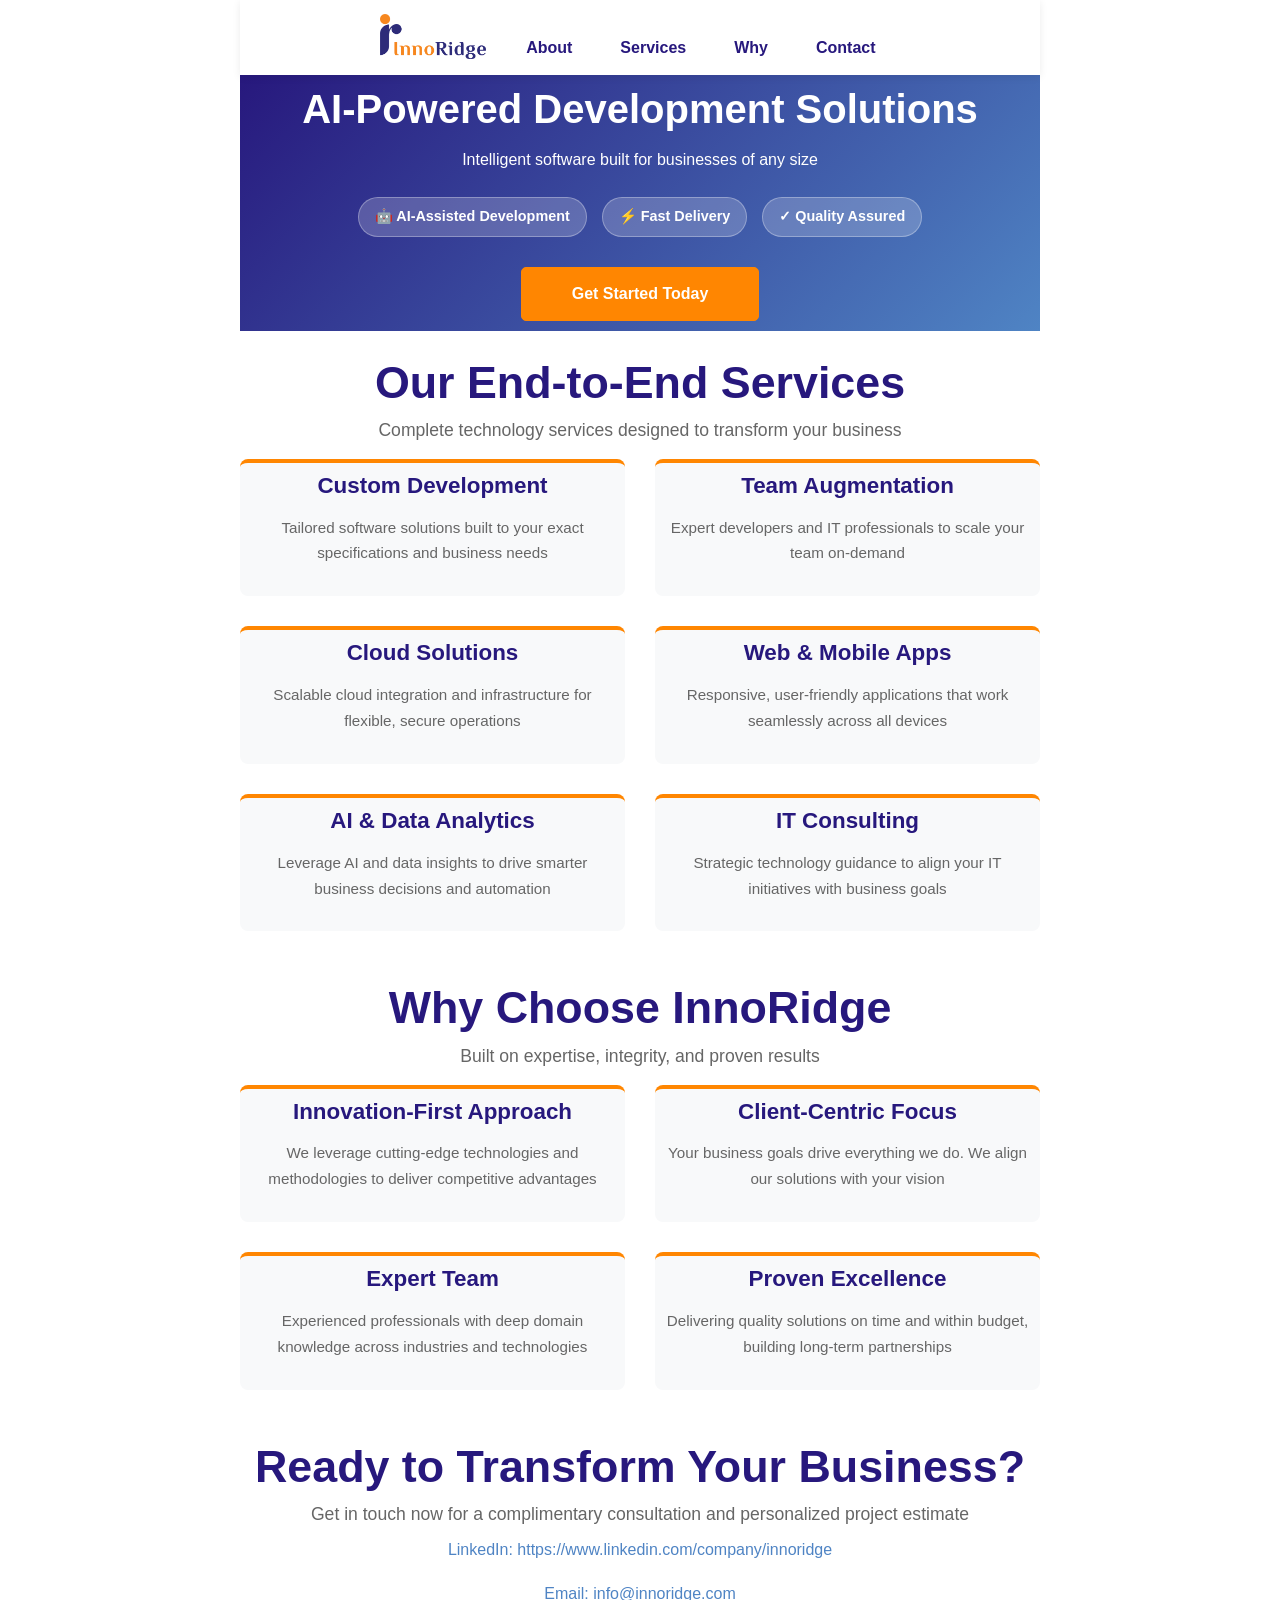
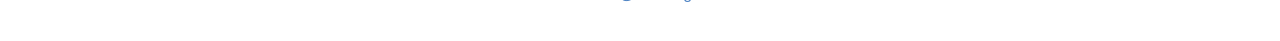
<file: index.html>
<!DOCTYPE html>
<html lang="en">

<head>
    <meta charset="utf-8">
    <title>InnoRidge Solutions</title>
    <meta content="width=device-width, initial-scale=1.0" name="viewport">
    <meta name="description" content="InnoRidge Solutions - Comprehensive IT solutions for digital transformation and business growth">
    <meta content="InnoRidge Solutions" name="keywords">
    
    <link href="img/IRIcon.ico" rel="icon">
    <link href="lib/bootstrap/css/bootstrap.min.css" rel="stylesheet">
    <link href="css/style.css" rel="stylesheet">
</head>

<body>

    <header id="navbar-header" >
        <nav class="navbar navbar-expand-lg navbar-light fixed-top">
            <div class="navbar-container">
                <a href="index.html" class="navbar-brand">
                    <img src="img/IRLogo.png" alt="InnoRidge Logo" class="logo-img">
                </a>

                <button class="navbar-toggler" type="button" data-bs-toggle="collapse" data-bs-target="#navbarCollapse" aria-controls="navbarCollapse" aria-expanded="false" aria-label="Toggle navigation">
                    <span class="navbar-toggler-icon"></span>
                </button>

                <div class="collapse navbar-collapse" id="navbarCollapse">
                    <ul class="navbar-nav ms-auto">
                        <li class="nav-item">
                            <a href="#about" class="nav-link">About</a>
                        </li>                        
                        <li class="nav-item">
                            <a href="#services" class="nav-link">Services</a>
                        </li>
                        <li class="nav-item">
                            <a href="#why" class="nav-link">Why</a>
                        </li>
                        <li class="nav-item">
                            <a href="#contact" class="nav-link">Contact</a>
                        </li>
                    </ul>
                </div>
            </div>
        </nav>
    </header>

    <main>
        <section class="hero-section hero-compact" id="about">
            <div class="hero-content">
                <h1>AI-Powered Development Solutions</h1>
                <p class="hero-subtitle">Intelligent software built for businesses of any size</p>
                <div class="hero-features">
                    <span class="hero-badge">🤖 AI-Assisted Development</span>
                    <span class="hero-badge">⚡ Fast Delivery</span>
                    <span class="hero-badge">✓ Quality Assured</span>
                </div>
                <a href="#contact" class="btn btn-primary">Get Started Today</a>
            </div>
        </section>

        <section class="section-overview" id="services">
        <h2 class="section-heading">Our End-to-End Services</h2>
        <p class="section-subtitle">Complete technology services designed to transform your business</p>
        <div class="services-grid">
            <div class="service-box">
                <h3>Custom Development</h3>
                <p>Tailored software solutions built to your exact specifications and business needs</p>
            </div>
            <div class="service-box">
                <h3>Team Augmentation</h3>
                <p>Expert developers and IT professionals to scale your team on-demand</p>
            </div>
            <div class="service-box">
                <h3>Cloud Solutions</h3>
                <p>Scalable cloud integration and infrastructure for flexible, secure operations</p>
            </div>
            <div class="service-box">
                <h3>Web & Mobile Apps</h3>
                <p>Responsive, user-friendly applications that work seamlessly across all devices</p>
            </div>
             <div class="service-box">
                <h3>AI & Data Analytics</h3>
                <p>Leverage AI and data insights to drive smarter business decisions and automation</p>
            </div>
            <div class="service-box">
                <h3>IT Consulting</h3>
                <p>Strategic technology guidance to align your IT initiatives with business goals</p>
            </div>
        </section>

        <section class="section-overview" id="why">
        <h2 class="section-heading">Why Choose InnoRidge</h2>
        <p class="section-subtitle">Built on expertise, integrity, and proven results</p>
        <div class="services-grid">
            <div class="service-box">
                <h3>Innovation-First Approach</h3>
                <p>We leverage cutting-edge technologies and methodologies to deliver competitive advantages</p>
            </div>
            <div class="service-box">
                <h3>Client-Centric Focus</h3>
                <p>Your business goals drive everything we do. We align our solutions with your vision</p>
            </div>
            <div class="service-box">
                <h3>Expert Team</h3>
                <p>Experienced professionals with deep domain knowledge across industries and technologies</p>
            </div>
            <div class="service-box">
                <h3>Proven Excellence</h3>
                <p>Delivering quality solutions on time and within budget, building long-term partnerships</p>
            </div>
        </div>
        </section>

        <section class="section-overview" id="contact">
            <h2 class="section-heading">Ready to Transform Your Business?</h2>
            <div class="section-subtitle">Get in touch now for a complimentary consultation and personalized project estimate</div>
            <div class="contact-info">
                <a href="https://www.linkedin.com/company/innoridge" target="_blank" rel="noopener noreferrer">
                    <i class="fab fa-linkedin"></i>
                    <div class="link-content">
                        <span>LinkedIn:</span>
                        <span class="link-info">https://www.linkedin.com/company/innoridge</span>
                    </div>
                </a>
                <a href="mailto:info@innoridge.com">
                    <i class="fas fa-envelope"></i>
                    <div class="link-content">
                        <span>Email:</span>
                        <span class="link-info">info@innoridge.com</span>
                    </div>
                </a>
            </div>
        </section>

    </main>

    <script src="lib/jquery/jquery.min.js"></script>
    <script src="lib/jquery/jquery-migrate.min.js"></script>
    <script src="lib/bootstrap/js/bootstrap.bundle.min.js"></script>

    <script>
        // Function to get the hash value from URL (e.g., #services)
        function getHashValue() {
            return location.hash.substring(1); // Remove the '#' character
        }

        // Function to show/hide sections based on hash
        function toggleSections() {
            const hash = getHashValue();
            const sections = ['about', 'services', 'why', 'contact'];

            sections.forEach(sectionId => {
                const section = document.getElementById(sectionId);
                if (section) {
                    if (hash === sectionId) {
                        section.style.display = 'block';
                    } else {
                        section.style.display = 'none';
                    }
                }
            });

            // If no hash or invalid hash, show all sections
            if (!hash || !sections.includes(hash)) {
                sections.forEach(sectionId => {
                    const section = document.getElementById(sectionId);
                    if (section) {
                        section.style.display = 'block';
                    }
                });
            }
        }

        // Run on page load
        document.addEventListener('DOMContentLoaded', toggleSections);

        // Run when hash changes (e.g., when clicking nav links)
        window.addEventListener('hashchange', toggleSections);
    </script>

</body>

</html>
</file>
<file: css/style.css>
html,
body {
  height: 100%;
  margin: 0;
  padding: 0;
  display: flex;
  flex-direction: column;
}

html {
  overflow-y: scroll;
  overflow-x: hidden;
  scrollbar-gutter: stable;
}

::-webkit-scrollbar {
  width: 0;
  background: transparent;
}

::-webkit-scrollbar-thumb {
  background: #FF0000;
}

main {
  flex-grow: 1;
}

/**************************************/
/************ General CSS *************/
/**************************************/

.image-for-small-devices {
  display: none;
}

body {
  color: #757575;
  font-family: "Raleway", sans-serif;
  background: #ffffff;
  max-width: 800px;
  margin: 0 auto;
  width: 100%;
}

a {
  color: #4f84c4;
  transition: 0.3s;
}

p {
  color: #0e0d0d;
  padding: 0;
  margin: 0 0 15px 0;
  font-size: 16px;
}

h1,
h2,
h3,
h4,
h5,
h6 {
  font-weight: 700;
  color: #27187d;
  padding: 0;
  font-size: 30px;
}

h4,
h5,
h6 {
  font-weight: 400;
}

.mt-100 {
  margin-top: 100px;
}

.header-underline {
  color: #27187d;
  border-bottom: 2px solid #ff8601;
  padding-bottom: 5px;
  width: fit-content;
}

/**************************************/
/************* About CSS ************/
/**************************************/

.why-choose-innoridge-section {
  padding: 20px;
}

.content-wrapper {
  display: flex;
  justify-content: flex-start;
  gap: 40px;
  max-width: 1200px;
  margin: 0 auto;
}

.content-container,
.values-section {
  flex: 1;
}

.content-container {
  min-width: 300px;
}

.values-section {
  min-width: 300px;
}

.mission-section {
  margin-top: 40px;
  text-align: center;
}

.section-heading {
  font-size: 2.8rem;
  text-align: center;
  color: #27187d;
  font-weight: 800;
}

/* Center CTA buttons inside overview sections */
.section-overview {
  text-align: center;
}

.section-overview .btn {
  display: inline-block;
}
.why-innoridge {
  padding: 3rem;
}

.why-innoridge h2 {
  text-align: center;
}

.u-header {
  height: 85px;
  background-color: #ffffff;
}

.about-section {
  display: flex;
  flex-direction: row;
  margin: rem 0;
  gap: 1rem;
  align-items: flex-start;
  margin-left: 5vw;
  margin-right: 5vw;
}

.about-section h2 {
  margin: 0;
  font-size: 1.75rem;
  font-family: "Roboto", sans-serif;
  text-decoration: underline;
}

.section-title {
  font-family: "Roboto", sans-serif;
  text-decoration: underline;
}

.section-paragraph {
  text-align: justify;
  font-size: 1rem;
  font-family: "Roboto", sans-serif;
  margin-top: 0px;
}

.contact-text {
  margin-bottom: 5px !important;
}

.section-paragraph p {
  margin-top: 0px !important;
}

.values-section {
  font-size: 1rem;
}

.image-content {
  flex: 1;
  display: flex;
  justify-content: center;
  align-items: flex-start;
}

.about-image {
  width: 100%;
  padding-top: 0.5rem;
  padding-bottom: 1.5rem;
  max-height: 74vh;
}

.about-image-services {
  width: 100%;
}

.projects-section {
  padding: 2vh 0 0 0;
}

/* General Styles */
.container {
  display: flex;
  flex-direction: row;
  margin: 2rem;
  gap: 1rem;
}

.text-content {
  flex: 1;
  display: flex;
  flex-direction: column;
  justify-content: center;
}

.text-content p {
  text-align: justify;
  margin-bottom: 1.5rem;
  font-family: Roboto, sans-serif !important;
}

.image-container {
  flex: 1;
  display: flex;
  justify-content: center;
  height: 100%;
  padding-top: 2rem;
}

.image-container img {
  max-width: 100%;
  height: auto;
}


/* General Styles */
.why-choose-innoridge-section {
  padding: 0 4rem 1.5rem;
  font-family: "Roboto", sans-serif;
}

.content-container {
  padding: 0;
}

.text-content,
.image-container {
  flex: 1 !important;
}

.image-container img {
  width: 100% !important;
  height: auto !important;
  object-fit: cover !important;
}

.reasons-list,
.values-list {
  padding-left: 0;
  list-style-position: inside;
}

.reasons-list li,
.values-list li {
  margin-bottom: 1rem;
  font-size: 1rem;
}

.values-section p,
.mission-section p {
  font-size: 1rem;
}

/* Media Queries for Responsiveness */
/* Media Queries for Responsiveness (removed temporarily) */

.u-social-icons {
  display: flex;
  justify-content: center;
  align-items: center;
}

.u-social-icon {
  width: 25px;
  height: 25px;
  margin: 0 10px;
}

#sec-5ca8 {
  background-color: #ffffff;
}

.social-icon {
  display: inline-block;
  width: 24px;
  height: 24px;
}

/**************************************/
/********** Back to Top CSS ***********/
/**************************************/
.back-to-top {
  position: fixed;
  display: none;
  background: #4f84c4;
  color: #ffffff;
  width: 45px;
  height: 45px;
  text-align: center;
  line-height: 1;
  font-size: 44px;
  right: 15px;
  bottom: 15px;
  transition: background 0.3s;
  z-index: 9;
}

.back-to-top i {
  color: #ffffff;
}

/**************************************/
/************** Nav CSS ***************/
/**************************************/
#navbar-header {
  background: #ffffff;
  box-shadow: 0 2px 8px rgba(0, 0, 0, 0.08);
  position: sticky;
  top: 0;
  z-index: 1000;
  padding-bottom: 75px;
}

.navbar {
  padding: 0.75rem 0 !important;
}

.navbar-container {
  display: inline-flex;
  align-items: center;
  justify-content: space-between;
  margin: 0 auto;
  padding: 0 2rem;
}

.navbar-brand {
  display: flex;
  align-items: center;
  text-decoration: none;
  padding: 0 !important;
}

.logo-img {
  height: 45px;
  width: auto;
  transition: opacity 0.3s ease;
}

.navbar-brand:hover .logo-img {
  opacity: 0.85;
}

.navbar-nav {
  display: flex;
  list-style: none;
  gap: 0;
  margin: 0 !important;
}

.nav-item {
  list-style: none;
}

.nav-link {
  color: #27187d !important;
  font-weight: 600;
  padding: 1.5rem 1.5rem 0rem 1.5rem !important;
  font-size: 1.0rem;
  text-decoration: none;
  transition: all 0.3s ease;
  position: relative;
}

.nav-link:hover {
  color: #ff8601 !important;
}

.nav-link.active {
  color: #ff8601 !important;
  font-weight: 600;
}

.nav-link.active::after {
  content: '';
  position: absolute;
  bottom: 0.5rem;
  left: 1.5rem;
  right: 1.5rem;
  height: 2px;
  background: #ff8601;
}

.navbar-toggler {
  border: none !important;
  padding: 0.25rem 0.5rem !important;
}

.navbar-toggler:focus {
  box-shadow: none !important;
  outline: 2px solid #ff8601;
}

/**************************************/
/****** New Website CSS Styles ********/
/**************************************/

/* Hero Section */
.hero-section {
  background: linear-gradient(135deg, #27187d 0%, #4f84c4 100%);
  color: white;
  text-align: center;
}

.hero-section.hero-compact {
  padding: 10px 0 10px 0;
}

.hero-content h1 {
  font-size: 3.8rem;
  font-weight: 800;
  margin-bottom: 20px;
  color: white;
  line-height: 1.2;
}

.hero-section.hero-compact .hero-content h1 {
  font-size: 2.5rem;
  margin-bottom: 15px;
}

.hero-subtitle {
  font-size: 1.3rem;
  margin-bottom: 40px;
  color: #ffffff;
  font-weight: 400;
}

.hero-section.hero-compact .hero-subtitle {
  font-size: 1rem;
  margin-bottom: 25px;
}

.hero-features {
  display: flex;
  justify-content: center;
  gap: 15px;
  flex-wrap: wrap;
  margin-bottom: 30px;
}

.hero-badge {
  background: rgba(255, 255, 255, 0.2);
  color: white;
  padding: 8px 16px;
  border-radius: 20px;
  font-size: 0.9rem;
  font-weight: 600;
  border: 1px solid rgba(255, 255, 255, 0.3);
  transition: all 0.3s ease;
}

.hero-badge:hover {
  background: rgba(255, 255, 255, 0.3);
  transform: translateY(-2px);
}

.btn-primary {
  background-color: #ff8601;
  border-color: #ff8601;
  padding: 14px 50px;
  font-size: 1rem;
  font-weight: 600;
  transition: all 0.3s ease;
  border-radius: 5px;
}

.btn-primary:hover {
  background-color: #e07500;
  border-color: #e07500;
  transform: translateY(-2px);
}

.section-overview {
  background: white;
  padding: 25px 0px;
}

.section-subtitle {
  font-size: 1.1rem;
  text-align: center;
  color: #666;
  font-weight: 400;
}

.services-grid {
  display: grid;
  grid-template-columns: repeat(auto-fit, minmax(280px, 1fr));
  gap: 30px;
  max-width: 1200px;
  margin: 0 auto;
}

.service-box {
  background: #f8f9fa;
  padding: 10px;
  border-radius: 8px;
  border-top: 4px solid #ff8601;
  transition: all 0.3s ease;
}

.service-box:hover {
  transform: translateY(-8px);
  box-shadow: 0 15px 40px rgba(0, 0, 0, 0.1);
}

.service-box h3 {
  font-size: 1.4rem;
  color: #27187d;
  font-weight: 700;
  margin-bottom: 15px;
}

.service-box p {
  color: #666;
  line-height: 1.7;
  margin-bottom: 20px;
  font-size: 0.95rem;
}

.arrow-link {
  color: #ff8601;
  text-decoration: none;
  font-weight: 600;
  transition: all 0.3s ease;
  display: inline-block;
}

.arrow-link:hover {
  color: #27187d;
  transform: translateX(5px);
}

/* Why Section */

.features-grid {
  display: grid;
  grid-template-columns: repeat(auto-fit, minmax(250px, 1fr));
  gap: 30px;
  max-width: 1200px;
  margin: 0 auto;
}

.feature-card {
  background: white;
  padding: 35px;
  border-radius: 8px;
  border-left: 5px solid #ff8601;
  transition: all 0.3s ease;
}

.feature-card:hover {
  transform: translateY(-5px);
  box-shadow: 0 10px 30px rgba(0, 0, 0, 0.1);
}

.feature-card h4 {
  color: #27187d;
  font-size: 1.2rem;
  margin-bottom: 15px;
  font-weight: 700;
}

.feature-card p {
  color: #666;
  line-height: 1.7;
  margin: 0;
  font-size: 0.95rem;
}

/* CTA Section */
.cta-section {
  background: linear-gradient(135deg, #27187d 0%, #4f84c4 100%);
  color: white;
  padding: 80px 0;
  text-align: center;
}

.cta-section h2 {
  font-size: 2.5rem;
  margin-bottom: 20px;
  font-weight: 800;
  color: white;
}

.cta-section p {
  font-size: 1.1rem;
  margin-bottom: 40px;
  color: #ffffff;
  font-weight: 400;
}

.cta-section .btn-light {
  background-color: white;
  color: #27187d;
  border: 2px solid white;
  padding: 14px 50px;
  font-size: 1rem;
  font-weight: 600;
  transition: all 0.3s ease;
  border-radius: 5px;
}

.cta-section .btn-light:hover {
  background-color: transparent;
  color: white;
}

/* Page Hero Section */
.page-hero {
  background: linear-gradient(135deg, #27187d 0%, #4f84c4 100%);
  color: white;
  padding: 5px 0 5px 0;
  text-align: center;
}

.page-hero-content h1 {
  font-size: 3rem;
  font-weight: 800;
  color: white;
}

.page-hero-content p {
  font-size: 1.3rem;
  color: #ffffff;
  font-weight: 300;
}

/* Content Section */
.content-section {
  padding: 10px 0;
  background: white;
}

.about-content {
  padding-right: 30px;
}

.section-title {
  font-size: 2.2rem;
  color: #27187d;
  font-weight: 700;
  margin-bottom: 30px;
  display: inline-block;
}

.subsection-title {
  font-size: 1.4rem;
  color: #27187d;
  font-weight: 700;
  margin-top: 25px;
  margin-bottom: 15px;
}

.values-box {
  padding: 0px 0px 0px 40px;
  border-radius: 8px;
  border-left: 5px solid #ff8601;
}

.values-title {
  font-size: 2.2rem;
  color: #27187d;
  font-weight: 700;
  margin-bottom: 30px;
  font-family: "Roboto", sans-serif;
  text-decoration: underline;
}

.value-item {
  margin-bottom: 25px;
  padding-bottom: 20px;
  border-bottom: 1px solid #e0e0e0;
}

.core-values-list {
  display: grid;
  grid-template-columns: repeat(auto-fit, minmax(250px, 1fr));
  gap: 25px;
  margin-top: 30px;
  margin-bottom: 30px;
}

.core-values-list .value-item {
  margin-bottom: 0;
  padding-bottom: 0;
  border-bottom: none;
  background: #f8f9fa;
  padding: 25px;
  border-radius: 8px;
  border-left: 5px solid #ff8601;
}

.value-item:last-child {
  border-bottom: none;
}

.value-item h4 {
  color: #ff8601;
  font-weight: 700;
  margin-bottom: 8px;
}

.value-item p {
  color: #666;
  margin: 0;
  line-height: 1.6;
}

/* Mission Section */
.mission-section {
  background: #f8f9fa;
  padding: 60px 0;
}

.mission-text {
  font-size: 1.1rem;
  color: #333;
  line-height: 1.8;
  max-width: 800px;
  margin: 0 auto;
  text-align: center;
}

/* Services Grid */
.services-intro {
  text-align: center;
  margin-bottom: 50px;
}

.intro-text {
  font-size: 1.1rem;
  color: #666;
  line-height: 1.8;
  max-width: 900px;
  margin: 20px auto 0;
}

.service-card {
  background: #f8f9fa;
  padding: 35px;
  border-radius: 8px;
  transition: all 0.3s ease;
  text-align: center;
  border-top: 5px solid transparent;
}

.service-card:hover {
  border-top-color: #ff8601;
  transform: translateY(-8px);
  box-shadow: 0 15px 35px rgba(0, 0, 0, 0.1);
}

.service-icon {
  font-size: 2.5rem;
  margin-bottom: 20px;
}

.service-card h3 {
  color: #27187d;
  font-size: 1.3rem;
  margin-bottom: 15px;
  font-weight: 700;
}

.service-card p {
  color: #666;
  line-height: 1.7;
  margin: 0;
}

/* Why Choose Section */
.why-choose-section {
  background: #f8f9fa;
  padding: 80px 0;
}

.why-card {
  background: white;
  padding: 35px;
  border-radius: 8px;
  border-left: 5px solid #ff8601;
  transition: all 0.3s ease;
}

.why-card:hover {
  transform: translateY(-5px);
  box-shadow: 0 10px 30px rgba(0, 0, 0, 0.1);
}

.why-card h4 {
  color: #27187d;
  font-size: 1.2rem;
  margin-bottom: 15px;
}

.why-card p {
  color: #666;
  line-height: 1.7;
  margin: 0;
}

/* Service Benefits */
.service-benefits-section {
  padding: 80px 0;
  background: white;
}

.benefit-card {
  background: #f8f9fa;
  padding: 30px;
  border-radius: 8px;
  text-align: center;
  transition: all 0.3s ease;
  border-top: 5px solid #ff8601;
}

.benefit-card:hover {
  transform: translateY(-5px);
  box-shadow: 0 10px 30px rgba(0, 0, 0, 0.1);
}

.benefit-card h4 {
  color: #27187d;
  font-size: 1.1rem;
  margin-bottom: 15px;
}

.benefit-card p {
  color: #666;
  margin: 0;
  line-height: 1.6;
}

.benefit-icon {
  font-size: 2rem;
  margin-bottom: 15px;
}

/* Team Augmentation Specific Styles */
.augmentation-intro {
  text-align: center;
  margin-bottom: 50px;
}

.augmentation-card {
  background: #f8f9fa;
  padding: 35px;
  border-radius: 8px;
  border-left: 5px solid #ff8601;
  height: 100%;
}

.augmentation-card h3 {
  color: #27187d;
  font-weight: 700;
  margin-bottom: 20px;
}

.process-list {
  list-style: decimal;
  padding-left: 25px;
  color: #666;
}

.process-list li {
  margin-bottom: 15px;
  line-height: 1.6;
}

.expertise-list {
  list-style: disc;
  padding-left: 25px;
  color: #666;
}

.expertise-list li {
  margin-bottom: 10px;
  line-height: 1.6;
}

.benefits-section {
  margin-top: 60px;
}

.engagement-models {
  margin-top: 40px;
}

.model-card {
  background: white;
  border: 2px solid #f0f0f0;
  padding: 30px;
  border-radius: 8px;
  transition: all 0.3s ease;
  border-left: 5px solid transparent;
}

.model-card:hover {
  border-left-color: #ff8601;
  box-shadow: 0 10px 30px rgba(0, 0, 0, 0.1);
}

.model-card h4 {
  color: #27187d;
  font-weight: 700;
  margin-bottom: 15px;
}

.model-card p {
  color: #666;
  margin: 0;
  line-height: 1.6;
}

/* Contact Form */
.contact-content {
  padding-right: 30px;
}

.contact-item {
  margin-bottom: 35px;
}

.contact-item h4 {
  color: #27187d;
  font-weight: 700;
  margin-bottom: 15px;
  font-size: 1.1rem;
}

.contact-item p {
  color: #666;
  line-height: 1.7;
  margin: 0;
}

.contact-item a {
  color: #ff8601;
  text-decoration: none;
  font-weight: 600;
}

.contact-item a:hover {
  color: #27187d;
}

.social-icons {
  display: flex;
  gap: 20px;
  margin-top: 20px;
}

.social-icons .social-link {
  display: flex;
  align-items: center;
  gap: 10px;
  padding: 10px 20px;
  border-radius: 5px;
  background: #f8f9fa;
  text-decoration: none;
  transition: all 0.3s ease;
  font-weight: 600;
}

.social-icons .social-link.linkedin {
  color: #0077B5;
}

.social-icons .social-link.linkedin:hover {
  background: #0077B5;
  color: white;
}

.social-icons .social-link.email {
  color: #ff8601;
}

.social-icons .social-link.email:hover {
  background: #ff8601;
  color: white;
}

.social-link .link-info {
  font-size: 0.85rem;
  color: inherit;
  opacity: 0.8;
  word-break: break-all;
}

.contact-form-section {
  background: #f8f9fa;
  padding: 40px;
  border-radius: 8px;
  border-left: 5px solid #ff8601;
}

.contact-form-section h3 {
  color: #27187d;
  font-weight: 700;
  margin-bottom: 30px;
  font-size: 1.4rem;
}

.contact-form .form-label {
  color: #27187d;
  font-weight: 600;
  margin-bottom: 8px;
}

.contact-form .form-control {
  border: 1px solid #ddd;
  border-radius: 5px;
  padding: 10px 15px;
  font-size: 0.95rem;
}

.contact-form .form-control:focus {
  border-color: #ff8601;
  box-shadow: 0 0 0 0.2rem rgba(255, 134, 1, 0.25);
}

.contact-form .btn {
  background-color: #27187d;
  border-color: #27187d;
  padding: 12px 40px;
  font-weight: 600;
  transition: all 0.3s ease;
  margin-top: 10px;
}

.contact-form .btn:hover {
  background-color: #ff8601;
  border-color: #ff8601;
  color: white;
}

.link-content {
  padding: 10px;
}

.form-note {
  font-size: 0.85rem;
  color: #999;
  margin-top: 10px;
  margin-bottom: 0;
}

/* Contact Benefits */
.contact-benefits-section {
  background: #f8f9fa;
  padding: 80px 0;
}

.help-card {
  background: white;
  padding: 30px;
  border-radius: 8px;
  border-top: 5px solid #ff8601;
  transition: all 0.3s ease;
}

.help-card:hover {
  transform: translateY(-5px);
  box-shadow: 0 10px 30px rgba(0, 0, 0, 0.1);
}

.help-card h4 {
  color: #27187d;
  font-weight: 700;
  margin-bottom: 15px;
}

.help-card p {
  color: #666;
  margin: 0;
  line-height: 1.6;
}

/* Footer */
.footer {
  width: 100%;
  background-color: #fff;
  padding-top: 10px;
  margin-top: auto;
  margin-bottom: 1vh;
}

.footer-container {
  display: flex;
  flex-direction: column;
  align-items: center;
}

.footer-underline {
  width: 40%;
  height: 2px;
  background-color: #ff8601;
  margin-bottom: 7px;
}

.copyright {
  font-size: 1rem;
  color: #27187d;
  text-align: center;
  align-self: center;
}
</file>
